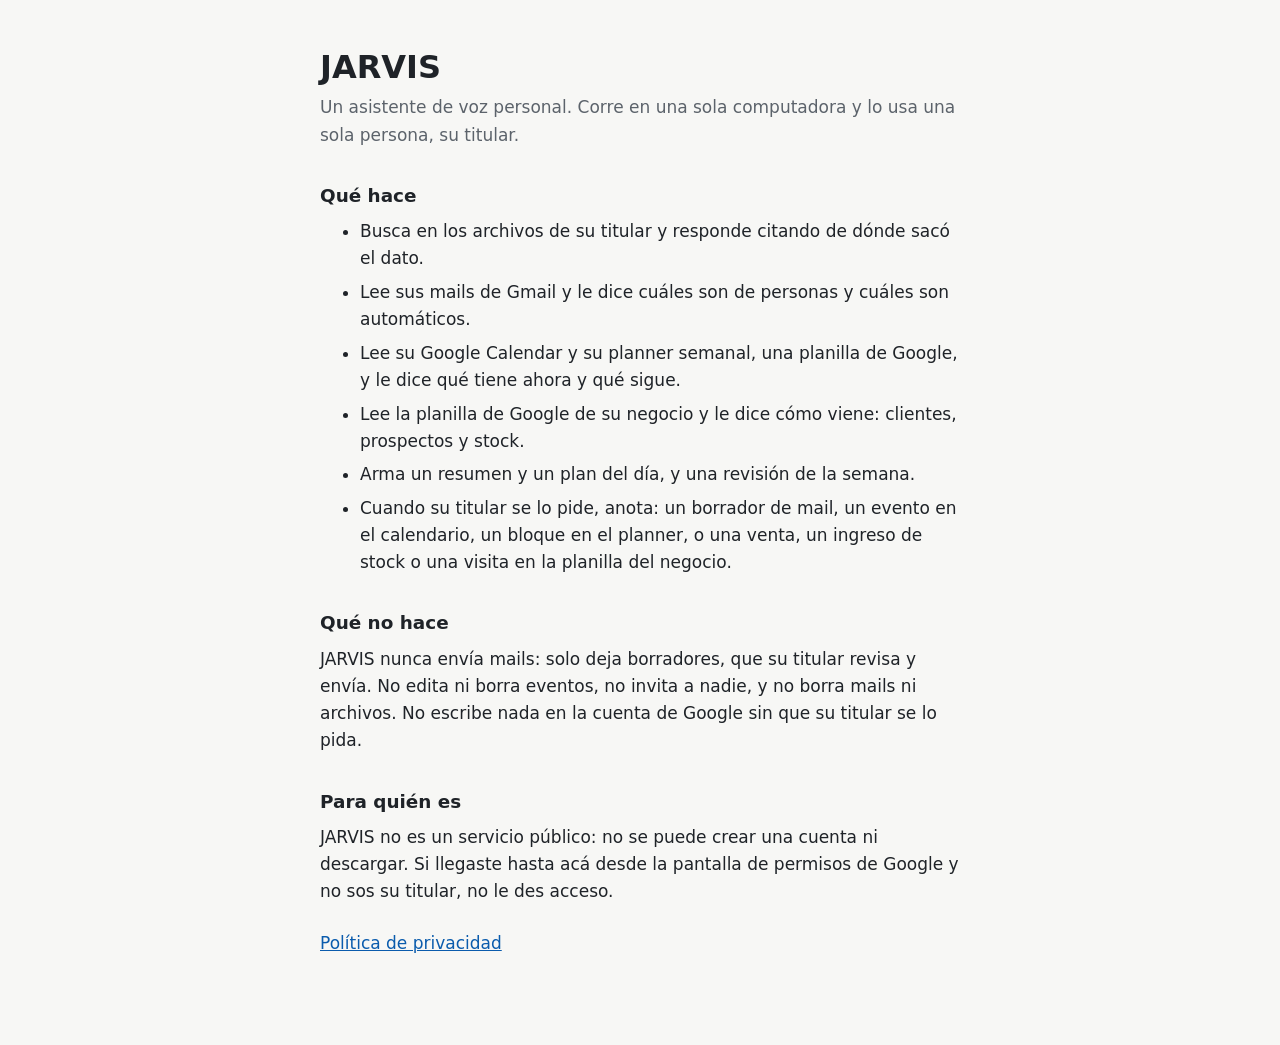
<file: index.html>
<!doctype html>
<html lang="es">
<head>
<meta charset="utf-8">
<meta name="viewport" content="width=device-width, initial-scale=1">
<title>JARVIS</title>
<meta name="description" content="JARVIS es un asistente de voz personal que corre en una sola computadora: lee mail, calendario y planillas de su titular, y anota lo que su titular le pide.">
<link rel="stylesheet" href="estilo.css">
</head>
<body>
<main>
  <h1>JARVIS</h1>
  <p class="lead">Un asistente de voz personal. Corre en una sola computadora y lo usa una sola persona, su titular.</p>

  <h2>Qué hace</h2>
  <ul>
    <li>Busca en los archivos de su titular y responde citando de dónde sacó el dato.</li>
    <li>Lee sus mails de Gmail y le dice cuáles son de personas y cuáles son automáticos.</li>
    <li>Lee su Google Calendar y su planner semanal, una planilla de Google, y le dice qué tiene ahora y qué sigue.</li>
    <li>Lee la planilla de Google de su negocio y le dice cómo viene: clientes, prospectos y stock.</li>
    <li>Arma un resumen y un plan del día, y una revisión de la semana.</li>
    <li>Cuando su titular se lo pide, anota: un borrador de mail, un evento en el calendario, un bloque en el planner, o una venta, un ingreso de stock o una visita en la planilla del negocio.</li>
  </ul>

  <h2>Qué no hace</h2>
  <p>JARVIS nunca envía mails: solo deja borradores, que su titular revisa y envía. No edita ni borra eventos, no invita a nadie, y no borra mails ni archivos. No escribe nada en la cuenta de Google sin que su titular se lo pida.</p>

  <h2>Para quién es</h2>
  <p>JARVIS no es un servicio público: no se puede crear una cuenta ni descargar. Si llegaste hasta acá desde la pantalla de permisos de Google y no sos su titular, no le des acceso.</p>

  <p class="links"><a href="privacidad.html">Política de privacidad</a></p>
</main>
</body>
</html>
</file>
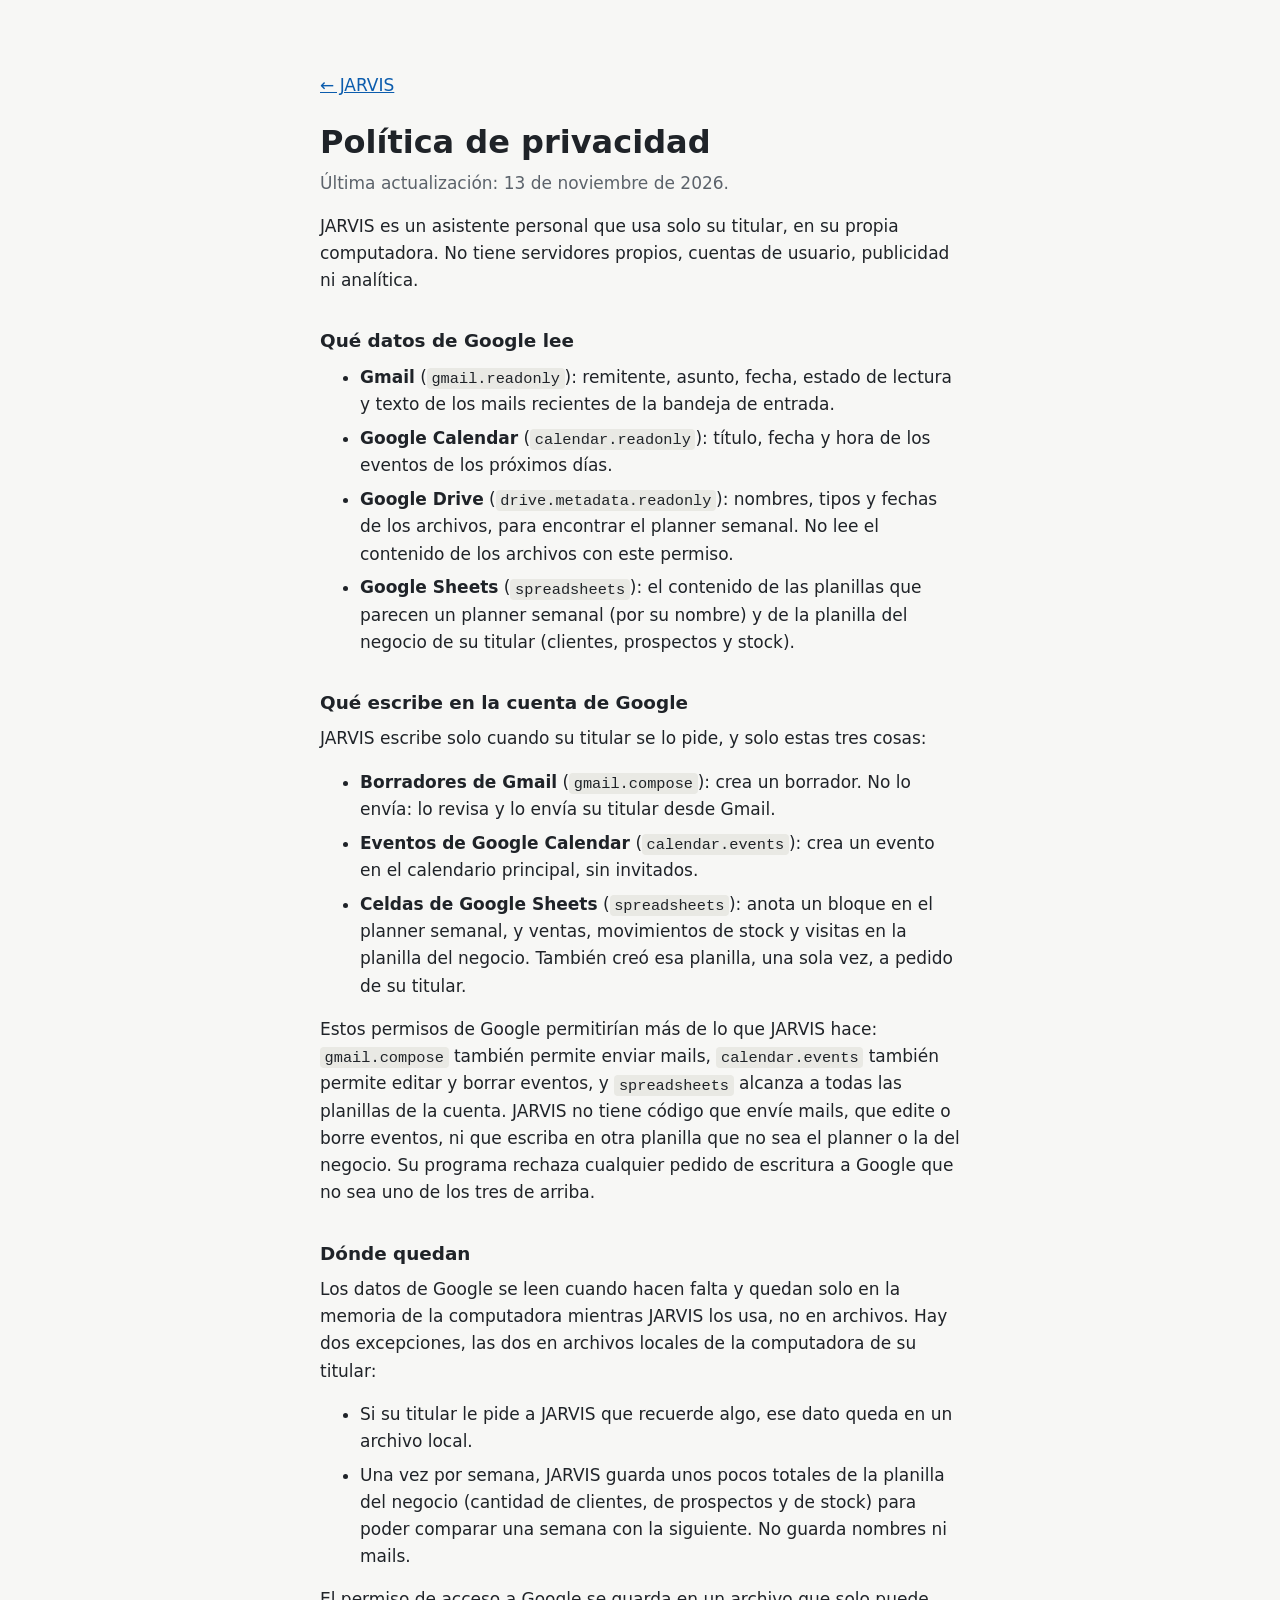
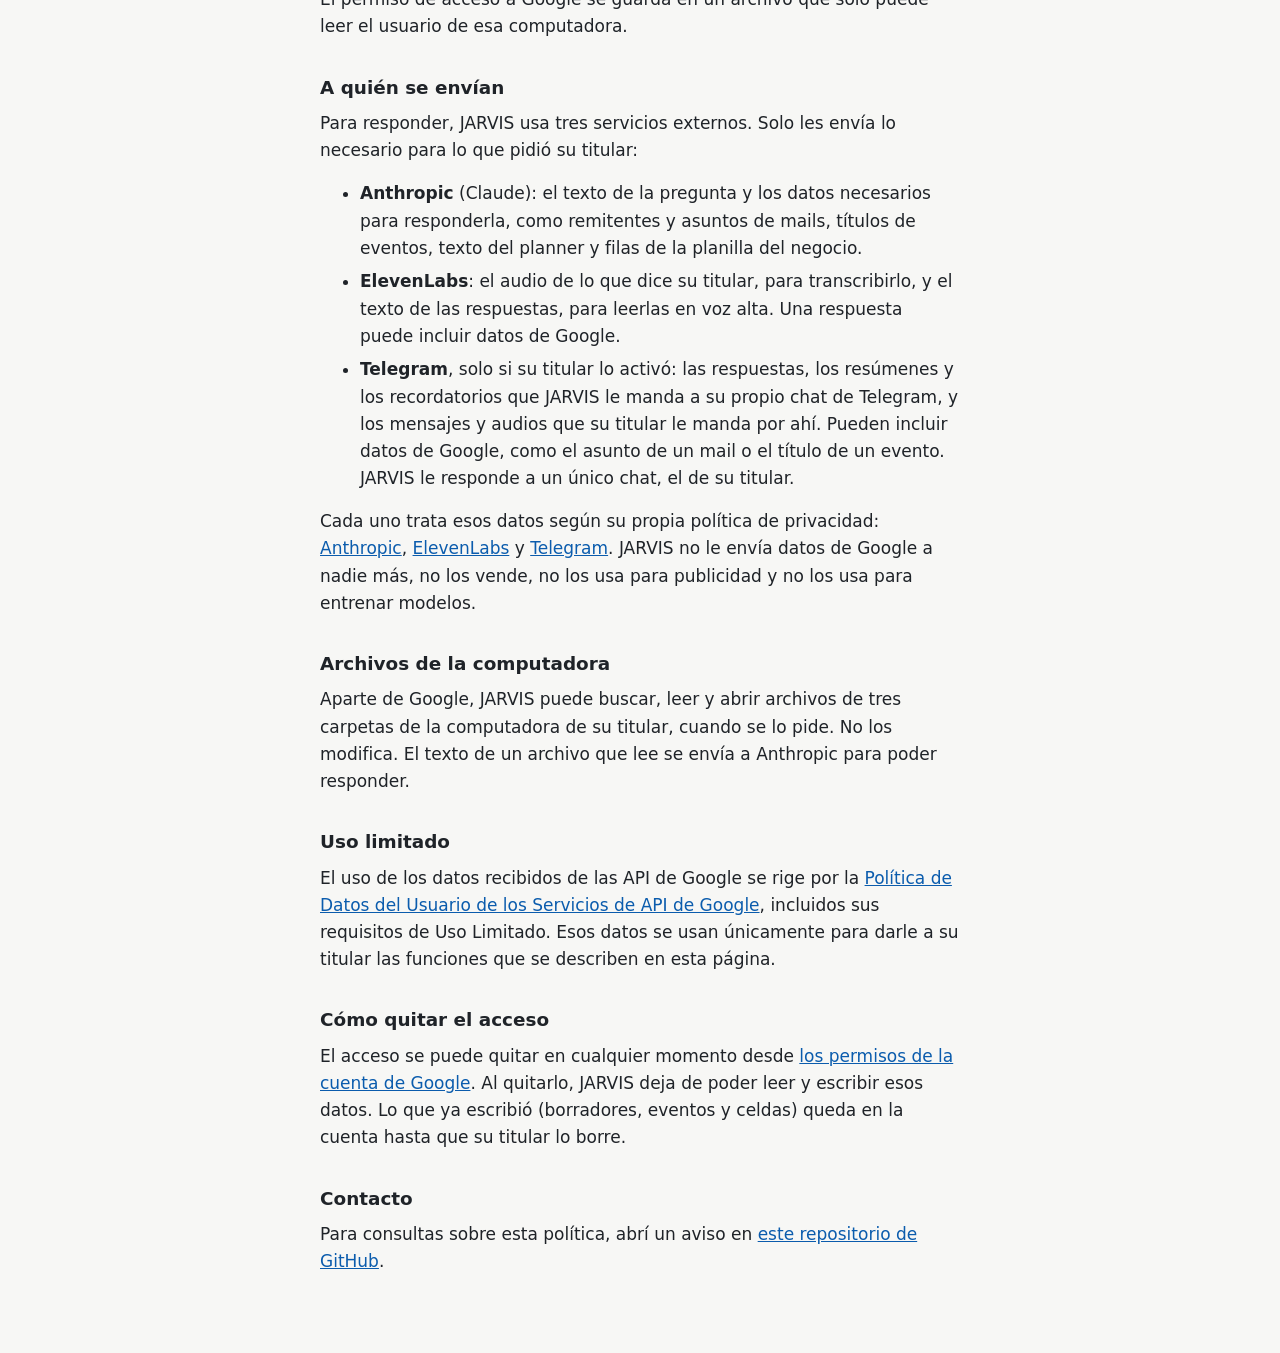
<file: privacidad.html>
<!doctype html>
<html lang="es">
<head>
<meta charset="utf-8">
<meta name="viewport" content="width=device-width, initial-scale=1">
<title>Privacidad de JARVIS</title>
<meta name="description" content="Qué datos de Google lee y escribe JARVIS, dónde quedan y a quién se envían.">
<link rel="stylesheet" href="estilo.css">
</head>
<body>
<main>
  <p class="links"><a href="index.html">← JARVIS</a></p>
  <h1>Política de privacidad</h1>
  <p class="lead">Última actualización: 13 de noviembre de 2026.</p>

  <p>JARVIS es un asistente personal que usa solo su titular, en su propia computadora. No tiene servidores propios, cuentas de usuario, publicidad ni analítica.</p>

  <h2>Qué datos de Google lee</h2>
  <ul>
    <li><strong>Gmail</strong> (<code>gmail.readonly</code>): remitente, asunto, fecha, estado de lectura y texto de los mails recientes de la bandeja de entrada.</li>
    <li><strong>Google Calendar</strong> (<code>calendar.readonly</code>): título, fecha y hora de los eventos de los próximos días.</li>
    <li><strong>Google Drive</strong> (<code>drive.metadata.readonly</code>): nombres, tipos y fechas de los archivos, para encontrar el planner semanal. No lee el contenido de los archivos con este permiso.</li>
    <li><strong>Google Sheets</strong> (<code>spreadsheets</code>): el contenido de las planillas que parecen un planner semanal (por su nombre) y de la planilla del negocio de su titular (clientes, prospectos y stock).</li>
  </ul>

  <h2>Qué escribe en la cuenta de Google</h2>
  <p>JARVIS escribe solo cuando su titular se lo pide, y solo estas tres cosas:</p>
  <ul>
    <li><strong>Borradores de Gmail</strong> (<code>gmail.compose</code>): crea un borrador. No lo envía: lo revisa y lo envía su titular desde Gmail.</li>
    <li><strong>Eventos de Google Calendar</strong> (<code>calendar.events</code>): crea un evento en el calendario principal, sin invitados.</li>
    <li><strong>Celdas de Google Sheets</strong> (<code>spreadsheets</code>): anota un bloque en el planner semanal, y ventas, movimientos de stock y visitas en la planilla del negocio. También creó esa planilla, una sola vez, a pedido de su titular.</li>
  </ul>
  <p>Estos permisos de Google permitirían más de lo que JARVIS hace: <code>gmail.compose</code> también permite enviar mails, <code>calendar.events</code> también permite editar y borrar eventos, y <code>spreadsheets</code> alcanza a todas las planillas de la cuenta. JARVIS no tiene código que envíe mails, que edite o borre eventos, ni que escriba en otra planilla que no sea el planner o la del negocio. Su programa rechaza cualquier pedido de escritura a Google que no sea uno de los tres de arriba.</p>

  <h2>Dónde quedan</h2>
  <p>Los datos de Google se leen cuando hacen falta y quedan solo en la memoria de la computadora mientras JARVIS los usa, no en archivos. Hay dos excepciones, las dos en archivos locales de la computadora de su titular:</p>
  <ul>
    <li>Si su titular le pide a JARVIS que recuerde algo, ese dato queda en un archivo local.</li>
    <li>Una vez por semana, JARVIS guarda unos pocos totales de la planilla del negocio (cantidad de clientes, de prospectos y de stock) para poder comparar una semana con la siguiente. No guarda nombres ni mails.</li>
  </ul>
  <p>El permiso de acceso a Google se guarda en un archivo que solo puede leer el usuario de esa computadora.</p>

  <h2>A quién se envían</h2>
  <p>Para responder, JARVIS usa tres servicios externos. Solo les envía lo necesario para lo que pidió su titular:</p>
  <ul>
    <li><strong>Anthropic</strong> (Claude): el texto de la pregunta y los datos necesarios para responderla, como remitentes y asuntos de mails, títulos de eventos, texto del planner y filas de la planilla del negocio.</li>
    <li><strong>ElevenLabs</strong>: el audio de lo que dice su titular, para transcribirlo, y el texto de las respuestas, para leerlas en voz alta. Una respuesta puede incluir datos de Google.</li>
    <li><strong>Telegram</strong>, solo si su titular lo activó: las respuestas, los resúmenes y los recordatorios que JARVIS le manda a su propio chat de Telegram, y los mensajes y audios que su titular le manda por ahí. Pueden incluir datos de Google, como el asunto de un mail o el título de un evento. JARVIS le responde a un único chat, el de su titular.</li>
  </ul>
  <p>Cada uno trata esos datos según su propia política de privacidad: <a href="https://www.anthropic.com/legal/privacy">Anthropic</a>, <a href="https://elevenlabs.io/privacy-policy">ElevenLabs</a> y <a href="https://telegram.org/privacy">Telegram</a>. JARVIS no le envía datos de Google a nadie más, no los vende, no los usa para publicidad y no los usa para entrenar modelos.</p>

  <h2>Archivos de la computadora</h2>
  <p>Aparte de Google, JARVIS puede buscar, leer y abrir archivos de tres carpetas de la computadora de su titular, cuando se lo pide. No los modifica. El texto de un archivo que lee se envía a Anthropic para poder responder.</p>

  <h2>Uso limitado</h2>
  <p>El uso de los datos recibidos de las API de Google se rige por la <a href="https://developers.google.com/terms/api-services-user-data-policy">Política de Datos del Usuario de los Servicios de API de Google</a>, incluidos sus requisitos de Uso Limitado. Esos datos se usan únicamente para darle a su titular las funciones que se describen en esta página.</p>

  <h2>Cómo quitar el acceso</h2>
  <p>El acceso se puede quitar en cualquier momento desde <a href="https://myaccount.google.com/permissions">los permisos de la cuenta de Google</a>. Al quitarlo, JARVIS deja de poder leer y escribir esos datos. Lo que ya escribió (borradores, eventos y celdas) queda en la cuenta hasta que su titular lo borre.</p>

  <h2>Contacto</h2>
  <p>Para consultas sobre esta política, abrí un aviso en <a href="https://github.com/qquaker33/jarvis-asistente/issues">este repositorio de GitHub</a>.</p>
</main>
</body>
</html>
</file>
<file: estilo.css>
:root {
  color-scheme: light dark;
  --bg: #f7f7f5;
  --text: #1f2328;
  --muted: #5c636b;
  --link: #0b5cad;
  --code: #e9e9e4;
}

@media (prefers-color-scheme: dark) {
  :root {
    --bg: #15171a;
    --text: #e8e9ea;
    --muted: #a3a9b0;
    --link: #7db8f5;
    --code: #2a2d31;
  }
}

* { box-sizing: border-box; }

body {
  margin: 0;
  background: var(--bg);
  color: var(--text);
  font: 17px/1.6 system-ui, -apple-system, "Segoe UI", Roboto, sans-serif;
}

main {
  max-width: 42rem;
  margin: 0 auto;
  padding: 3rem 1rem 4rem;
}

h1 { margin: 0 0 .5rem; font-size: 2rem; line-height: 1.2; }
h2 { margin: 2rem 0 .5rem; font-size: 1.15rem; }
p, ul { margin: 0 0 1rem; }
li { margin-bottom: .4rem; }
a { color: var(--link); }
.lead { color: var(--muted); }
.links { margin: 1.5rem 0; }
code { padding: .1em .3em; border-radius: 4px; background: var(--code); font-size: .9em; overflow-wrap: anywhere; }
</file>
